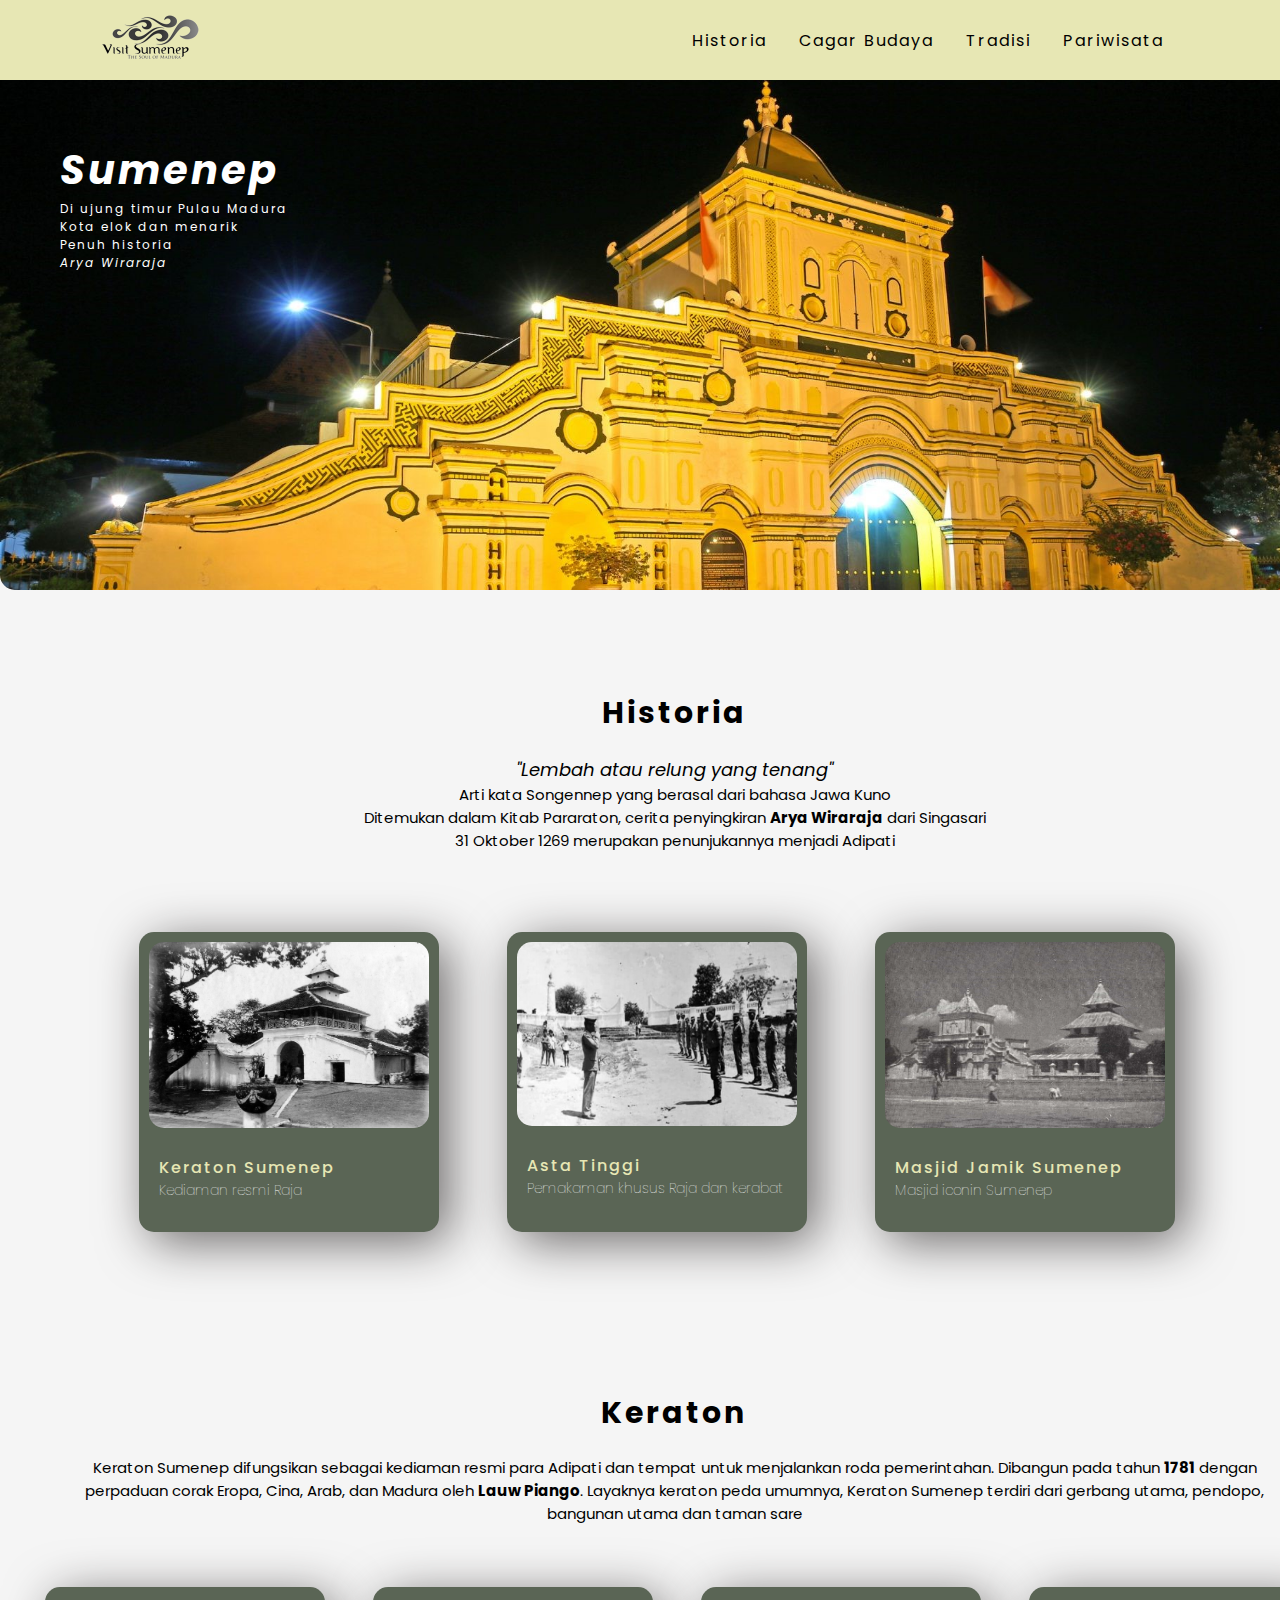
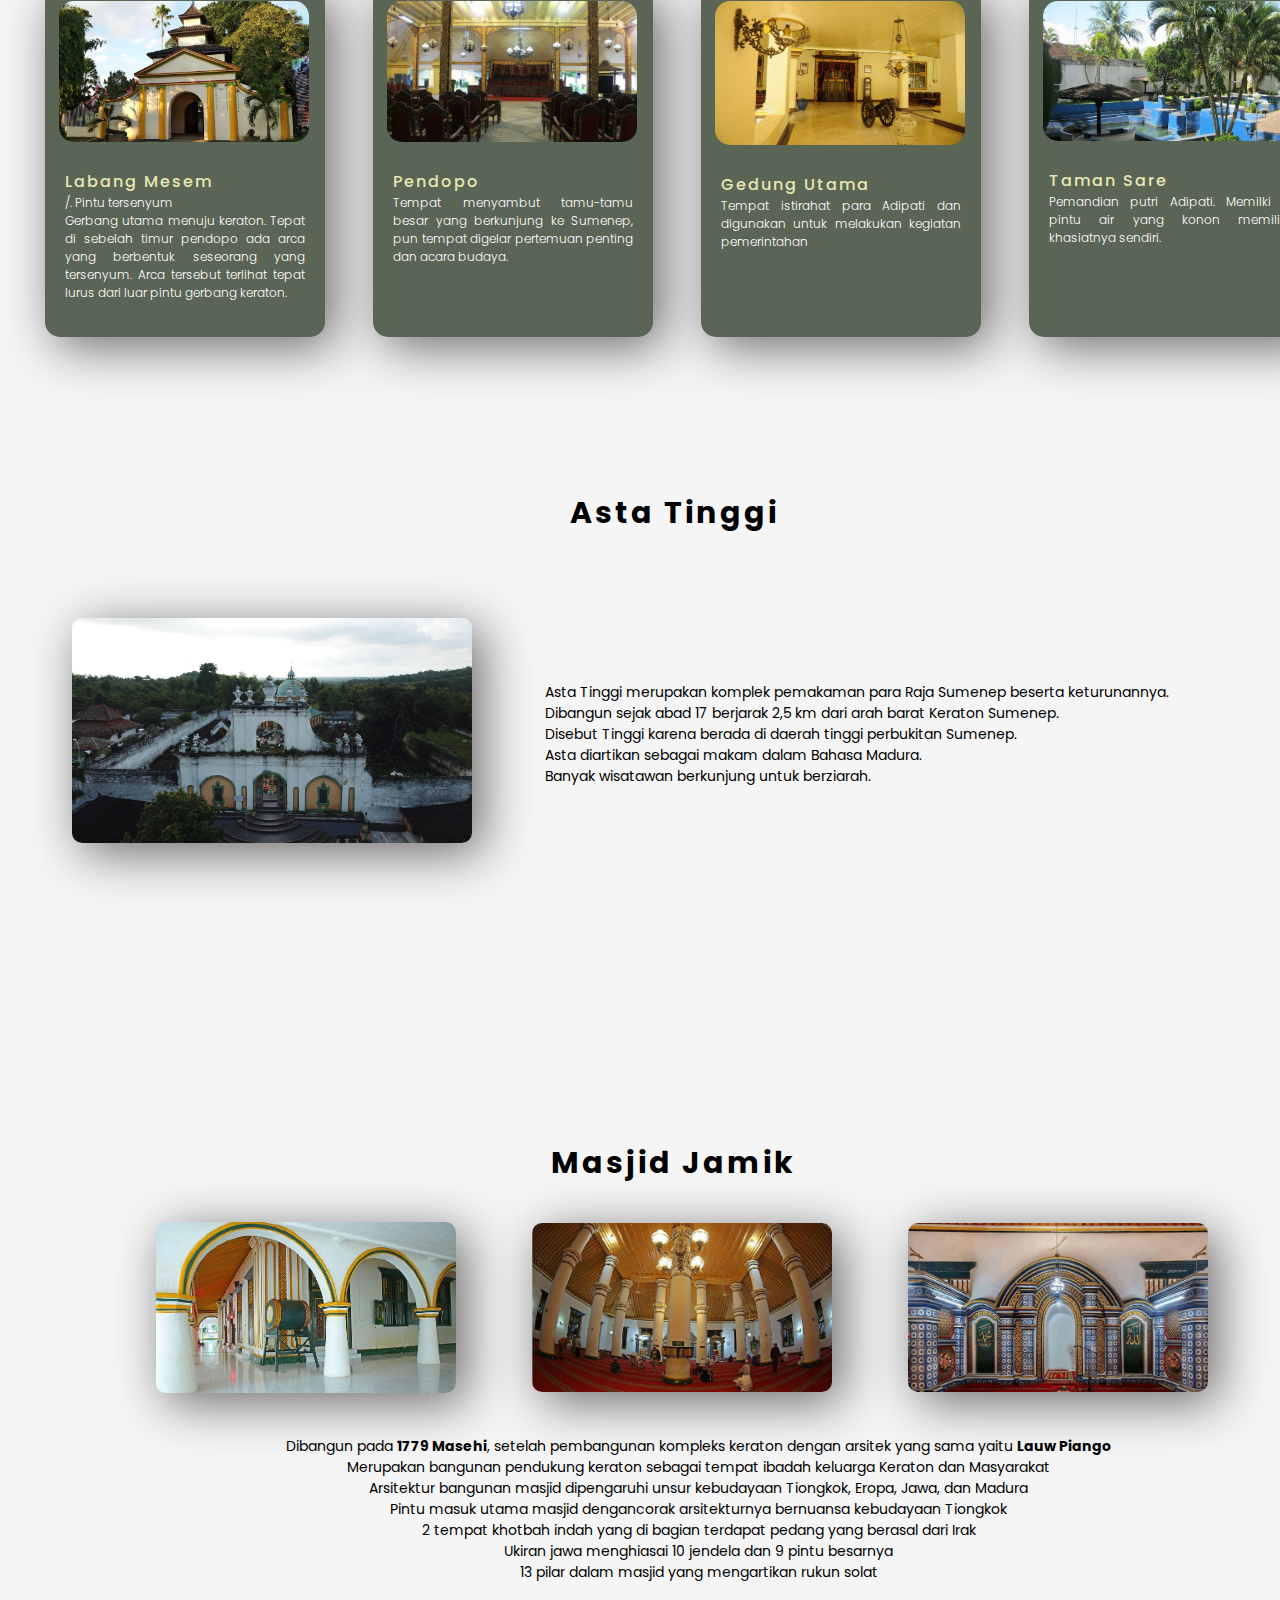
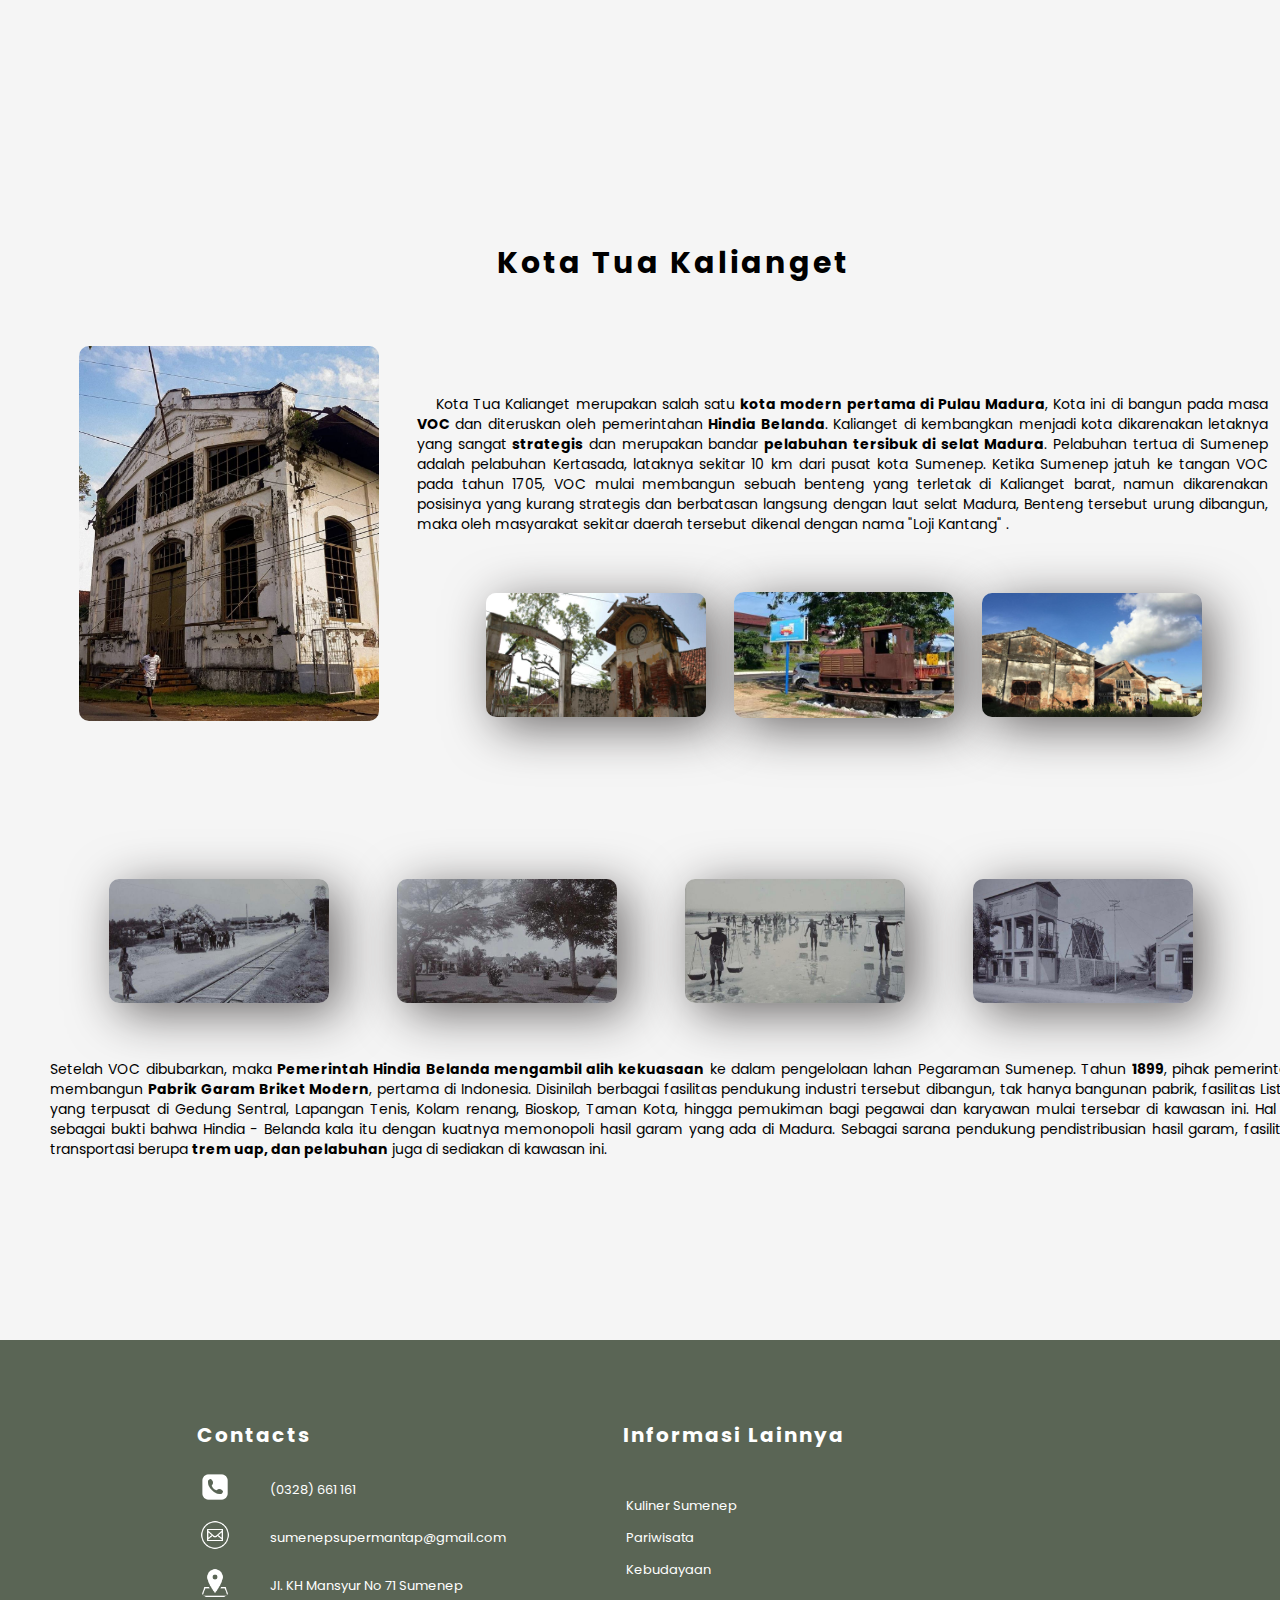
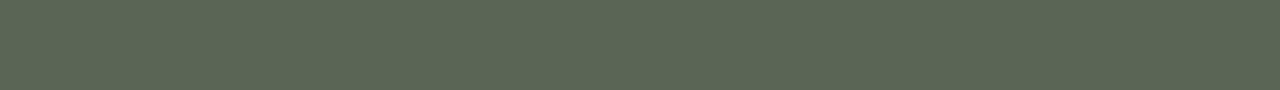
<file: index.html>
<!DOCTYPE html>
<html lang="en">
<head>
    <meta charset="UTF-8">
    <meta http-equiv="X-UA-Compatible" content="IE=edge">
    <meta name="viewport" content="width=device-width, initial-scale=1.0">
    <title>Website Sumenep</title>
    <link rel="stylesheet" href="uts2.css">
    <link rel="stylesheet" href="app2.js">
</head>
<body>
    <header>
            <a href="index.html" class="logo"><img src="soul3.png" width="100px"></a>
                <ul>
                    <div id="marker"></div>
                    <li><a href="#historia">Historia</a></li>
                    <li class="dropdown">
                            <a href="" class="dropbtn">Cagar Budaya</a>    
                            <div class="dropdown-content">
                                <a href="#keraton">Keraton</a>
                                <a href="#asta">Asta Tinggi</a>
                                <a href="#masjid">Masjid Jamik</a>
                                <a href="#kotatua">Kota Tua Kalianget</a>
                            </div>
                        </a>
                    </li>
                    <li class="dropdown">
                            <a href="utstradisi.html" class="dropbtn">Tradisi</a>    
                            <div class="dropdown-content">
                                <a href="utstradisi.html">Tidur berkasur Pasir</a>
                                <a href="utstradisi.html">Nyadhar</a>
                            </div>
                        </a>
                    </li>
                    <li class="dropdown">
                            <a href="utspariwisata.html" class="dropbtn">Pariwisata</a>    
                            <div class="dropdown-content">
                            </div>
                        </a>
                    </li>
                </div>
            </ul>
    </header>
    <section class="banner">
        <div class="content1">
            <div class=judul>
            <br>Sumenep
            </div>
            <div class="penjelas">
                Di ujung timur Pulau Madura<br>
                Kota elok dan menarik<br>
                Penuh historia<br>
                <i>Arya Wiraraja</i>
            </div>
        </div>

    </section>
    <div class="historia">
        <table class="table1">
            <tr>
                <div class="judulMenu">
                    <p id="historia">Historia</p>
                </div>
            </tr>
            <tr>
            <div class="isiHistoria">
                <div class="isiHist2">
                    <i>"Lembah atau relung yang tenang"</i><br>
                </div>
                Arti kata Songennep yang berasal dari bahasa Jawa Kuno<br> 
                Ditemukan dalam Kitab Pararaton, cerita penyingkiran <b>Arya Wiraraja</b> dari Singasari<br>
                31 Oktober 1269 merupakan penunjukannya menjadi Adipati
            </div>
            </tr>
            <tr>
                <td class="td">
                <div class="backimg">
                        <a href="#keraton">
                            <img class="imghs" src="keraton.jpg" width="280px" height="186px">
                        </a>
                    <div class="ketbackimg">
                        Keraton Sumenep
                    </div>
                    <div class="ket2backimg">
                        Kediaman resmi Raja
                    </div>
                </div>

                </td>
                <td class="td">
                    <div class="backimg">
                        <a href="#asta">
                            <img class="imghs" src="asta.jpg" width="280px">
                        </a>
                    <div class="ketbackimg">
                        Asta Tinggi
                    </div> 
                    <div class="ket2backimg">
                        Pemakaman khusus Raja dan kerabat
                    </div>
                </div>
                </td>
                <td class="td">
                    <div class="backimg">
                        <a href="#masjid">
                            <img  class="imghs" src="agungjamik.jpg" width="280px" height="186px">
                        </a>
                    
                    <div class="ketbackimg">
                    Masjid Jamik Sumenep
                    </div> 
                    <div class="ket2backimg">
                        Masjid iconin Sumenep
                    </div>
                    
                </div>
                </td>
            </tr>
        </table>
    </div>

        <!-- Keraton -->
    <div class="keraton">
        <div class="judulMenu">
            <p id="keraton">Keraton</p>
        </div>
        <div class="isiKeraton">
                Keraton Sumenep difungsikan sebagai kediaman resmi para Adipati dan tempat untuk menjalankan roda pemerintahan.
                Dibangun pada tahun <b>1781</b> dengan perpaduan corak Eropa, Cina, Arab, dan Madura oleh <b>Lauw Piango</b>.
                Layaknya keraton peda umumnya, Keraton Sumenep terdiri dari gerbang utama, pendopo, bangunan utama dan taman sare <br> 
        </div>
        <table class="tablekr">    
            <tr>
                
                <td>
                    <div class="backimgkr">
                        <a href="#keraton">
                            <img class="imgkr" src="lm.jpeg" width="250px">
                        </a>
                    <div class="ketbackimg">
                        Labang Mesem 
                    </div>
                    <div class="ket2backimgkr">
                        /. Pintu tersenyum <br>
                        Gerbang utama menuju keraton. Tepat di sebelah timur pendopo ada arca yang berbentuk seseorang 
                        yang tersenyum. Arca tersebut terlihat tepat lurus dari luar pintu gerbang keraton.
                    </div>
                </div>
                <td>
                    <div class="backimgkr">
                    <img class="imgkr" src="krt.jpg" width="250px">
                    <div class="ketbackimg">
                    Pendopo
                    </div> 
                    <div class="ket2backimgkr">
                        Tempat menyambut tamu-tamu besar yang berkunjung ke Sumenep, pun tempat digelar pertemuan penting dan acara budaya.
                    </div>
                    
                </div>

                </td>
                <td>
                    <div class="backimgkr">
                    <img class="imgkr" src="keraton2.jpg" width="250px" height="144px">
                    <div class="ketbackimg">
                        Gedung Utama
                    </div> 
                    <div class="ket2backimgkr">
                        Tempat istirahat para Adipati dan digunakan untuk melakukan kegiatan pemerintahan
                    </div>
                </div>
                </td>
                <td >
                    <div class="backimgkr">
                    <img class="imgkr" src="ts2.jpeg" width="250px">
                    <div class="ketbackimg">
                    Taman Sare
                    </div> 
                    <div class="ket2backimgkr">
                        Pemandian putri Adipati. Memilki 3 pintu air yang konon memiliki khasiatnya sendiri.
                    </div>
                    
                </div>
                </td>
            </tr>
        </table>
    </div>

    <div class="asta">
        <div class="judulMenu">
            <p id="asta">Asta Tinggi</p>
        </div>
        <table class="tableast">
            <tr>
                <td><img class="imgshadow" src="ast2.jpg" width="400px"></td>
                <td>
                    <div class="isiAsta">
                        Asta Tinggi merupakan komplek pemakaman para Raja Sumenep beserta keturunannya.<br>
                        Dibangun sejak abad 17 berjarak 2,5 km dari arah barat Keraton Sumenep.<br>
                        Disebut Tinggi karena berada di daerah tinggi perbukitan Sumenep.<br>
                        Asta diartikan sebagai makam dalam Bahasa Madura.<br>
                        Banyak wisatawan berkunjung untuk berziarah.
                    </div>
                </td>
            </tr>
            
        </table>
    </div>

    <div class="masjid">
        <div class="judulMenu">
            <p id="masjid">Masjid Jamik</p>
        </div>
        <table class="tablems">
                <tr>
                    <td class="tdms">
                        <img  class="imgshadow" src="ms1.jpeg" width="300px">
                    </td>
                    <td class="tdms">
                        <img   class="imgshadow" src="ms3.jpeg" width="300px" >
                    </td>
                    <td class="tdms">
                        <img   class="imgshadow" src="ms2.jpeg" width="300px">
                    </td>
                </tr>
        </table>
        <div class="penjelasMasjid">
            Dibangun pada <b>1779 Masehi</b>, setelah pembangunan kompleks keraton dengan arsitek yang sama yaitu <b>Lauw Piango</b><br>
            Merupakan bangunan pendukung keraton sebagai tempat ibadah keluarga Keraton dan Masyarakat<br>
            Arsitektur bangunan masjid dipengaruhi unsur kebudayaan Tiongkok, Eropa, Jawa, dan Madura<br>
            Pintu masuk utama masjid dengancorak arsitekturnya bernuansa kebudayaan Tiongkok<br>
            2 tempat khotbah indah yang di bagian terdapat pedang yang berasal dari Irak<br>
            Ukiran jawa menghiasai 10 jendela dan 9 pintu besarnya<br>
            13 pilar dalam masjid yang mengartikan rukun solat<br>

        </div>
    </div>

    <div class="kalianget">
        <div class="judulMenu">
            <p id="kotatua">Kota Tua Kalianget</p>
        </div>
        <table class="tablekalianget">
            <tr>
                <td class="tdkl"><img src="xanget1.jpg" width="300px"></td>
                <td class="tdkl2">
                    <br><br>
                        &emsp; Kota Tua Kalianget merupakan salah satu <b>kota modern pertama di Pulau Madura</b>, Kota ini di bangun pada masa <b>VOC</b> dan diteruskan oleh pemerintahan <b>Hindia Belanda</b>.
                        Kalianget di kembangkan menjadi kota dikarenakan letaknya yang sangat <b>strategis</b> dan merupakan bandar <b>pelabuhan tersibuk di selat Madura</b>. Pelabuhan tertua di Sumenep adalah pelabuhan Kertasada, lataknya sekitar 10 km dari pusat kota Sumenep. Ketika Sumenep jatuh ke tangan VOC pada tahun 1705, VOC mulai membangun sebuah benteng yang terletak di Kalianget barat, namun dikarenakan posisinya yang kurang strategis dan berbatasan langsung dengan laut selat Madura, Benteng tersebut urung dibangun, maka oleh masyarakat sekitar daerah tersebut dikenal dengan nama "Loji Kantang" .
                        
                    <table class="xanget2">
                        <tr >
                            <td class="tdkl3">
                                <img   class="imgshadow" src="xanget4.jpeg" width="220px">
                                
                            </td>
                            <td class="tdkl3">
                                <img class="imgshadow" src="xanget5.jpeg" width="220px">
                            </td>
                            <td class="tdkl3">
                                <img class="imgshadow" src="xanget9.jpeg" width="220px">
                            </td>
                        </tr>
                    </table>
                
                
                </td>
            </tr>
        </table>
        <table class="tablekalianget2">
            <tr>
                <td class="tdkl4"><img class="imgshadow" src="trem3.jpeg" width="220px"></td>
                <td class="tdkl4"><img  class="imgshadow" src="perum3.jpeg" width="220px"></td>
                <td class="tdkl4"><img class="imgshadow"  src="tambak3.jpeg" width="220px"></td>
                <td class="tdkl4"><img class="imgshadow"  src="pabrik3.jpeg" width="220px"></td>
            </tr>
        </table>
        <div class="penjelaskali2">
            Setelah VOC dibubarkan, maka <b>Pemerintah Hindia Belanda mengambil alih kekuasaan</b> ke dalam pengelolaan lahan Pegaraman Sumenep.
            Tahun <b>1899</b>, pihak pemerintah membangun <b>Pabrik Garam Briket Modern</b>, pertama di Indonesia. 
            Disinilah berbagai fasilitas pendukung industri tersebut dibangun, 
            tak hanya bangunan pabrik, fasilitas Listrik yang terpusat di Gedung Sentral, Lapangan Tenis, Kolam renang, Bioskop, Taman Kota, hingga pemukiman bagi pegawai dan karyawan mulai tersebar di kawasan ini. 
            Hal ini sebagai bukti bahwa Hindia - Belanda kala itu dengan kuatnya memonopoli hasil garam yang ada di Madura.
            Sebagai sarana pendukung pendistribusian hasil garam, fasilitas transportasi berupa <b>trem uap, dan pelabuhan</b> juga di sediakan di kawasan ini.
        </div>
                    

        
            
    
    </div>


    </div>
    <footer>
        <div class="ketFooter">
            <table class="tabelFt">
                <tr>
                    <td>
                        <div class="judulFt">Contacts</div>
                    </td>
                    <td>
                        <div class="judulFt"> Informasi Lainnya</div>
                    </td>
                </tr>
                <tr>
                    <td class="tdft">
                        <table>
                            <tr>
                                <td class="tdft"><img src="icons8-phone-50.png" width="30px"></td>
                                <td class="tdft"></td>
                                <td class="tdft">(0328) 661 161</td>
                            </tr>
                            <tr>
                                <td class="tdft"><img src="icons8-circled-envelope-50.png" width="30px"></td>
                                <td class="tdft"></td>
                                <td class="tdft">sumenepsupermantap@gmail.com</td>
                            </tr>
                            <tr>
                                <td class="tdft"><img src="icons8-address-50.png" width="30px"></td>
                                <td class="tdft"></td>
                                <td class="tdft">Jl. KH Mansyur No 71 Sumenep</td>
                            </tr>
                        </table>
                    </td>
                    <div class="judulFt">
                    <td class="tdft">
                        
                        <table>
                            <tr>
                                <td class="tdft">Kuliner Sumenep</td>
                            </tr>
                            <tr>
                                <td class="tdft">Pariwisata</td>
                            </tr>
                            <tr>
                                <td class="tdft">Kebudayaan</td>
                            </tr>
                        </table>
                    </td>
                </tr>
            </table>
        </div>
        
    </footer>
    
    <script src ="app2.js">

    </script>
</body>
</html>
</file>
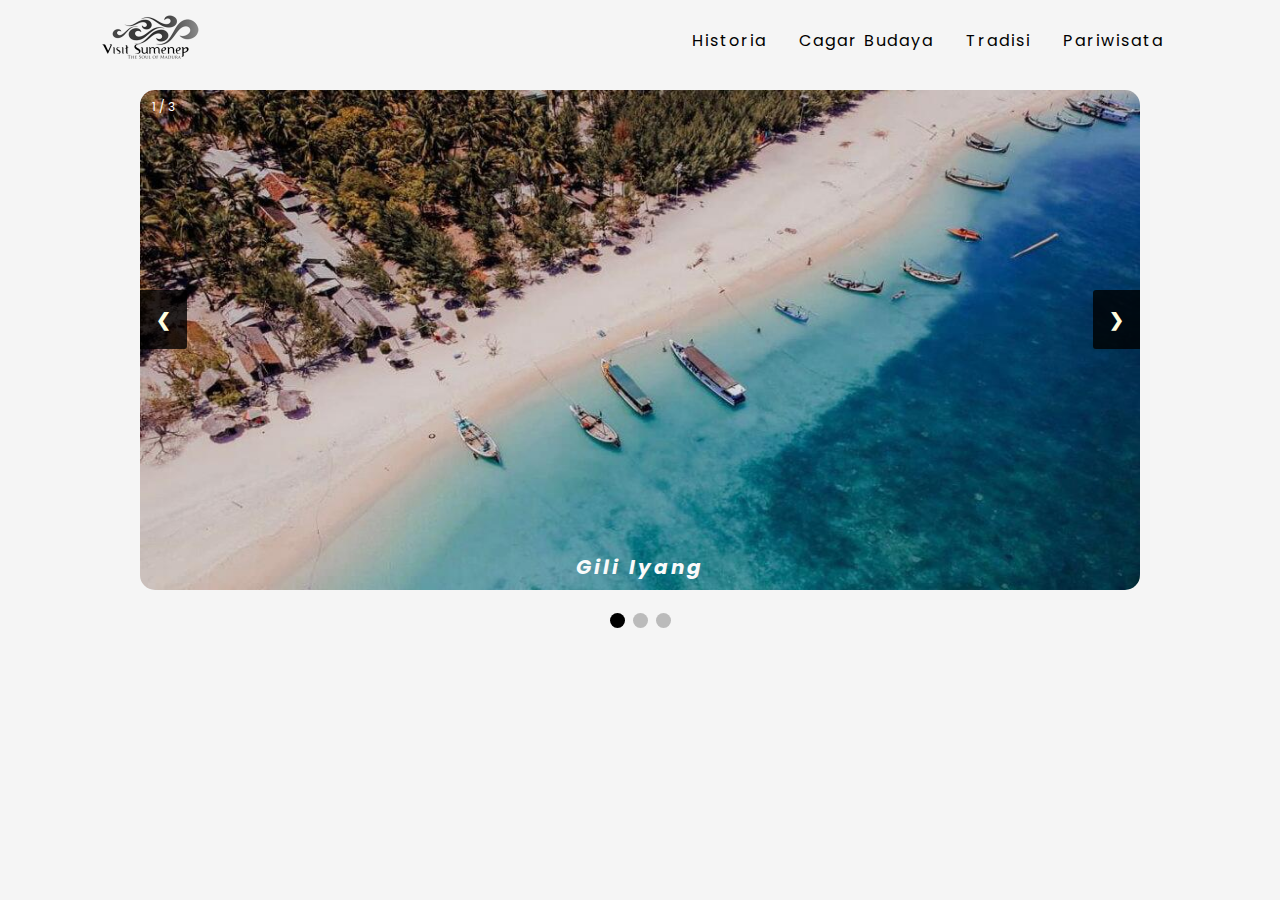
<file: utspariwisata.html>
<!DOCTYPE html>
<html lang="en">

<head>
    <meta charset="UTF-8">
    <meta http-equiv="X-UA-Compatible" content="IE=edge">
    <meta name="viewport" content="width=device-width, initial-scale=1.0">
    <title>Pariwisata</title>
    <link rel="stylesheet" href="utspariwisata.css">
    <link rel="stylesheet" href="app2.js">

</head>

<body>
    <header>
        <a href="index.html" class="logo"><img class="imglogo" src="soul3.png" width="100px"></a>
            <ul>
                <div id="marker"></div>
                <li><a href="index.html">Historia</a></li>
                <li>
                    <a href="index.html" class="dropbtn">Cagar Budaya</a>    
                </li>
                <li class="dropdown">
                        <a href="utstradisi.html" class="dropbtn">Tradisi</a>    
                        
                    </a>
                </li>
                <li class="dropdown">
                        <a href="" class="dropbtn">Pariwisata</a>    
                    </a>
                </li>
            </div>
        </ul>
</header>

    <div class="container">
        <div class="content-slide">
            <div class="imgslide fade">
                <div class="numberslide">1 / 3</div>
                <img class="img1" src="giliyang4.jpeg" alt="">
                <div class="text">Gili Iyang</div>
            </div>

            <div class="imgslide fade">
                <div class="numberslide">2 / 3</div>
                <img class="img1" src="p6.jpeg" alt="">
                <div class="text">Gili Labak</div>
            </div>

            <div class="imgslide fade">
                <div class="numberslide">3 / 3</div>
                <img  class="img1" src="topote.jpeg" alt="">
                <div class="text">Batu Putih</div>
            </div>

            <a class="prev" onClick="nextslide(-1)">&#10094;</a>
            <a class="next" onClick="nextslide(1)">&#10095;</a> 
        </div>

        <div class="page">
            <span class="dot" onClick="dotslide(1)"></span>
            <span class="dot" onClick="dotslide(2)"></span>
            <span class="dot" onClick="dotslide(3)"></span>
        </div>

    </div>
    <script src ="app2.js">
    </script>
    
</body>
</html>
</file>
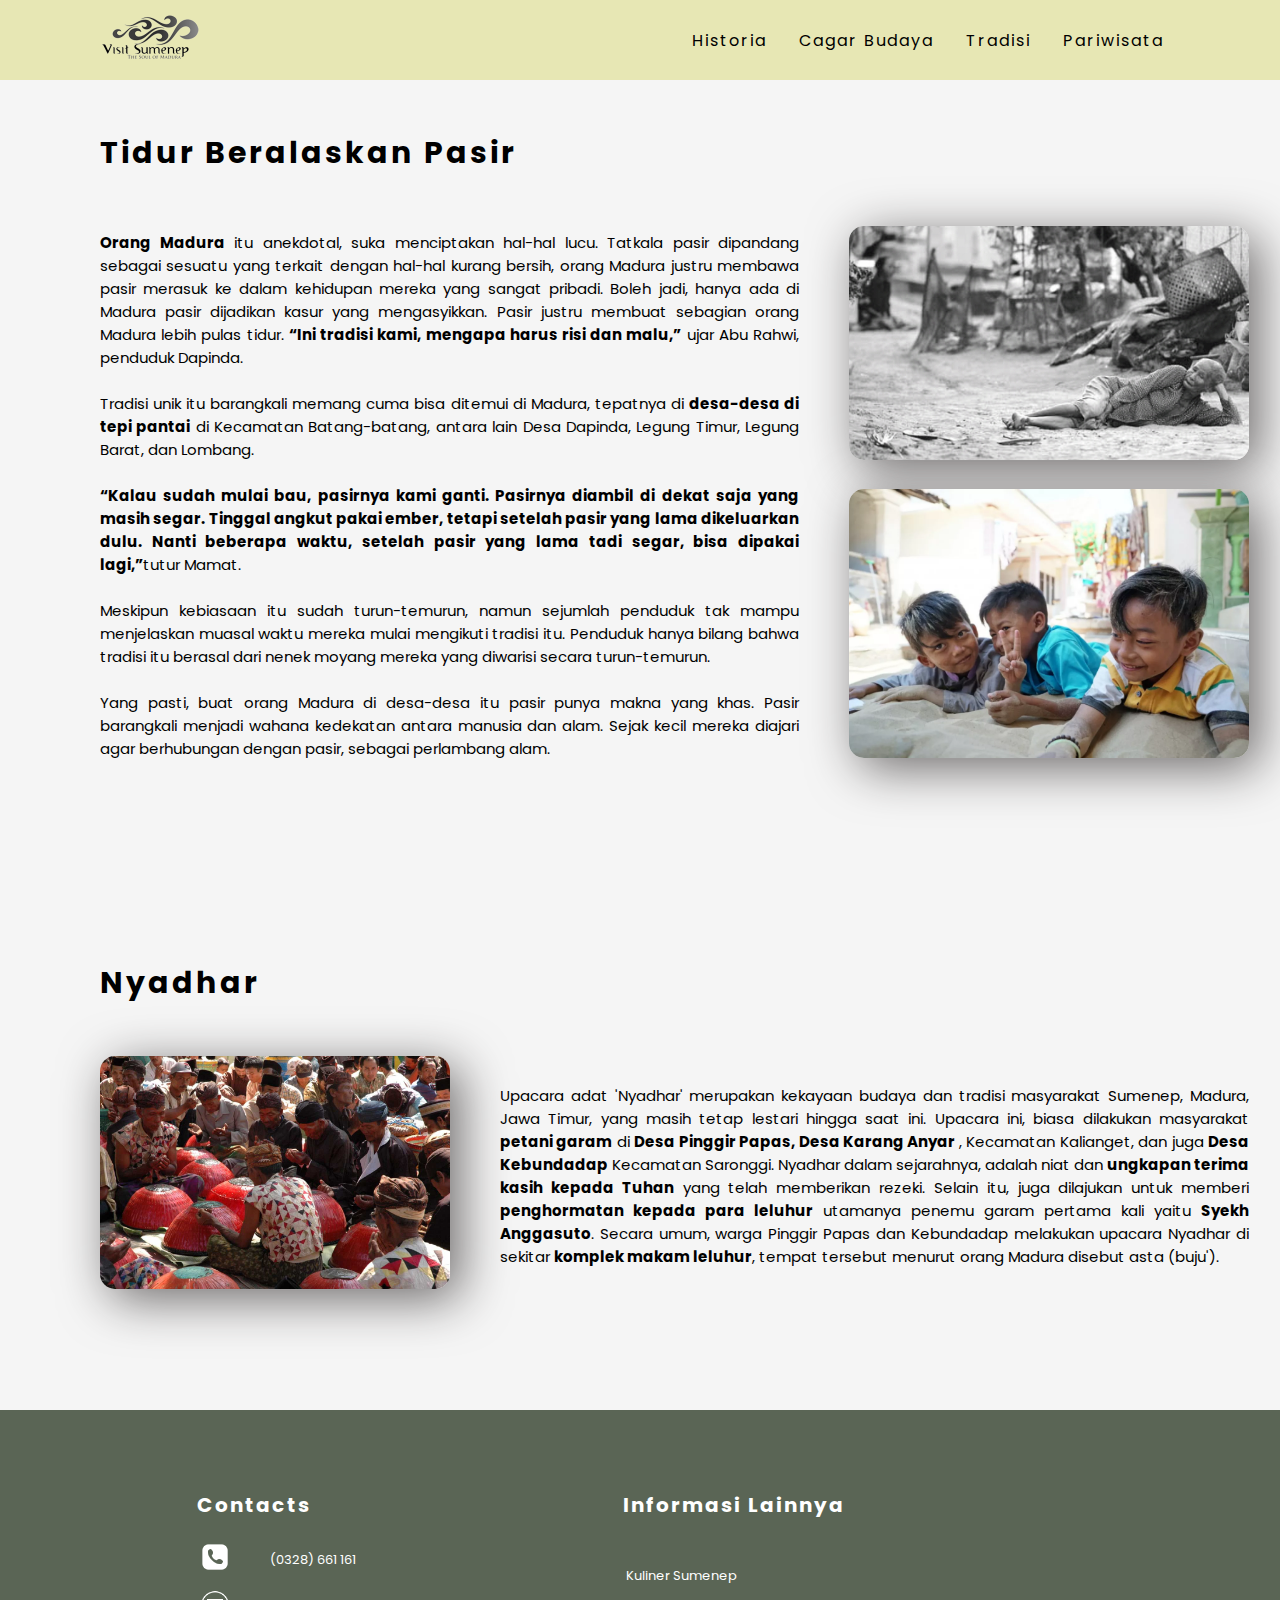
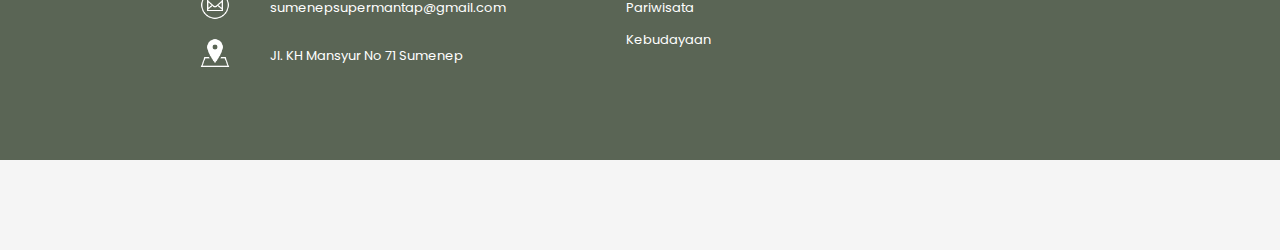
<file: utstradisi.html>
<!DOCTYPE html>
<html lang="en">
<head>
    <meta charset="UTF-8">
    <meta http-equiv="X-UA-Compatible" content="IE=edge">
    <meta name="viewport" content="width=device-width, initial-scale=1.0">
    <title>Tradisi</title>
    <link rel="stylesheet" href="utstradisi.css">
    <link rel="stylesheet" href="app2.js">
</head>
<body>
    <header>
        <a href="index.html" class="logo"><img class="imglogo" src="soul3.png" width="100px"></a>
            <ul>
                <div id="marker"></div>
                <li><a href="index.html">Historia</a></li>
                <li class="dropdown">
                        <a href="index.html" class="dropbtn">Cagar Budaya</a>    
                    </a>
                </li>
                <li class="dropdown">
                        <a href="#" class="dropbtn">Tradisi</a>    
                        <div class="dropdown-content">
                            <a href="#pasir">Tidur beralaskan Pasir</a>
                            <a href="#nyadhar">Nyadhar</a>
                        </div>
                    </a>
                </li>
                <li>
                        <a href="utspariwisata.html" class="dropbtn">Pariwisata</a>    
                    </a>
                </li>
            </div>
        </ul>
    </header>
    <div class="kotakpasir">
        <div class="content1_2">
            <div class=judultradisi>
                <p id="pasir"> Tidur Beralaskan Pasir</p>
           
            </div>
            <table class="tablepasir">
                <tr>
                    <td class="tdpasir">
                        <b>Orang Madura</b> itu anekdotal, suka menciptakan hal-hal lucu. Tatkala pasir dipandang sebagai sesuatu yang terkait dengan hal-hal kurang bersih, orang Madura justru membawa pasir merasuk ke dalam kehidupan mereka yang sangat pribadi.
                        Boleh jadi, hanya ada di Madura pasir dijadikan kasur yang mengasyikkan. Pasir justru membuat sebagian orang Madura lebih pulas tidur. <b>“Ini tradisi kami, mengapa harus risi dan malu,”</b> ujar Abu Rahwi, penduduk Dapinda.
                    
                        <br><br>
                        Tradisi unik itu barangkali memang cuma bisa ditemui di Madura, tepatnya di <b>desa-desa di tepi pantai</b> di Kecamatan Batang-batang, antara lain Desa Dapinda, Legung Timur, Legung Barat, dan Lombang.
                    
                        <br><br>
                        <b>“Kalau sudah mulai bau, pasirnya kami ganti. Pasirnya diambil di dekat saja yang masih segar. Tinggal angkut pakai ember, tetapi setelah pasir yang lama dikeluarkan dulu. Nanti beberapa waktu, setelah pasir yang lama tadi segar, bisa dipakai lagi,”</b>tutur Mamat.

                        <br><br>
                        Meskipun kebiasaan itu sudah turun-temurun, namun sejumlah penduduk tak mampu menjelaskan muasal waktu mereka mulai mengikuti tradisi itu. Penduduk hanya bilang bahwa tradisi itu berasal dari nenek moyang mereka yang diwarisi secara turun-temurun.
                        <br><br>
                        Yang pasti, buat orang Madura di desa-desa itu pasir punya makna yang khas. Pasir barangkali menjadi wahana kedekatan antara manusia dan alam. Sejak kecil mereka diajari agar berhubungan dengan pasir, sebagai perlambang alam.
                    </td>
                    <td class="tdpasir">
                        <img class="img1" src="pasir3.jpg" width="400px">
                        <br><br>
                        <img class="img1" src="pasir2.jpg" width="400px">
                    
                    </td>
                </tr>
            </table>
        </div>
    </div>
    <div class="kotaknyadhar">
        <div class=judultradisi>
            <p id="nyadhar"> Nyadhar</p>
        </div>
        <table class="tablepasir">
            <tr>
                <td class="tdpasir">
                    <img class="img1" src="nyadar1.jpg" width="350px">
                </td>
                <td>
                    Upacara adat 'Nyadhar' merupakan kekayaan budaya dan tradisi masyarakat Sumenep, Madura, Jawa Timur, yang masih tetap lestari hingga saat ini.

                    Upacara ini, biasa dilakukan masyarakat <b>petani garam</b> di <b>Desa Pinggir Papas, Desa Karang Anyar </b>, Kecamatan Kalianget, dan juga <b>Desa Kebundadap</b> Kecamatan Saronggi.

                    Nyadhar dalam sejarahnya, adalah niat dan <b>ungkapan terima kasih kepada Tuhan</b> yang telah memberikan rezeki. Selain itu, juga dilajukan untuk memberi <b>penghormatan kepada para leluhur</b> utamanya penemu garam pertama kali yaitu <b>Syekh Anggasuto</b>.

                    Secara umum, warga Pinggir Papas dan Kebundadap melakukan upacara Nyadhar di sekitar <b>komplek makam leluhur</b>, tempat tersebut menurut orang Madura disebut asta (buju').
                </td>
            </tr>
        </table>


    </div>
    <footer>
        <div class="ketFooter">
            <!-- <div class="judulFt">
                Contacts
            </div> -->
            <table class="tabelFt">
                <tr>
                    <td>
                        <div class="judulFt">Contacts</div>
                    </td>
                    <td>
                        <div class="judulFt"> Informasi Lainnya</div>
                    </td>
                </tr>
                <tr>
                    <td class="tdft">
                        <table>
                            <tr>
                                <td class="tdft"><img src="icons8-phone-50.png" width="30px"></td>
                                <td class="tdft"></td>
                                <td class="tdft">(0328) 661 161</td>
                            </tr>
                            <tr>
                                <td class="tdft"><img src="icons8-circled-envelope-50.png" width="30px"></td>
                                <td class="tdft"></td>
                                <td class="tdft">sumenepsupermantap@gmail.com</td>
                            </tr>
                            <tr>
                                <td class="tdft"><img src="icons8-address-50.png" width="30px"></td>
                                <td class="tdft"></td>
                                <td class="tdft">Jl. KH Mansyur No 71 Sumenep</td>
                            </tr>
                        </table>
                    </td>
                    <div class="judulFt">
                    <td class="tdft">
                        
                        <table>
                            <tr>
                                <td class="tdft">Kuliner Sumenep</td>
                            </tr>
                            <tr>
                                <td class="tdft">Pariwisata</td>
                            </tr>
                            <tr>
                                <td class="tdft">Kebudayaan</td>
                            </tr>
                        </table>
                    </td>
                </tr>
            </table>
        </div>
        
    </footer>
    
       

    <script src ="app2.js"></script>
</body>
</html>
</file>
<file: uts2.css>
@import url('https://fonts.googleapis.com/css2?family=Poppins:ital,wght@0,100;0,200;0,300;0,400;0,500;0,600;0,700;0,800;0,900;1,100;1,200;1,300;1,400;1,500;1,600;1,700;1,800;1,900&display=swap');

*{
    margin: 0;
    padding: 0;
    box-sizing: border-box;
    font-family: 'Poppins', sans-serif;
}
body{
    background: whitesmoke;
    min-height: 200vh;
}
header{
    position: fixed;
    top: 0;
    left:0;
    width: 100%;
    height: 80px;
    display: flex;
    justify-content: space-between;
    align-items: center;
    transition: 0.6s;
    z-index: inherit;
    padding: 4px 100px;
    background-color: rgb(231, 231, 180);
}
/* perubahan buat abis scroll */
header.sticky{
    padding: 5px 100px;
    background: whitesmoke;
}
header .logo{
    position: relative;
    filter: grayscale(100);
    font-weight: 700;
    color: black;
    text-decoration: none;
    letter-spacing: 2px;
    transition: 0.6s;
}
header ul{
    position: relative;

    justify-content: center;
    align-items: center;
}
header ul li {
    position: relative;
    list-style: none;
}

header ul li a {
    position: relative;
    text-decoration: none;
    color: black;
    letter-spacing: 2px;
    font-weight: 500px;
    transition: 0.6s;
}

li {
    float: left;
}

li a, .dropbtn {
    display: inline-block;
    color: black;
    text-align: center;
    padding: 14px 16px;
    text-decoration: none;
}

li a:hover, .dropdown:hover .dropbtn {
    background-color: rgb(231, 231, 141);
    border-radius: 15px;
}

li.dropdown {
    display: inline-block;
}
.dropdown-content {
    display: none;
    position: absolute;
    background-color: #f9f9f9;
    box-shadow: 0px 8px 16px 0px rgba(0,0,0,0.2);
    z-index: 1;
    border-radius: 13px;
    font-size: 15px;
    width: max-content;
}

.dropdown-content a {
    color: black;
    padding: 12px 16px;
    text-decoration: none;
    display: block;
    text-align: left;
}
.dropdown-content a:hover {
    background-color: #f1f1f1;
}
  .dropdown:hover .dropdown-content {
    display: block;
  }
.section1{
    position: relative;
    width: 100%;
    height: 100vh;
    background-color: whitesmoke;
    border: 1px solid black;
}
header.sticky .logo,
header.sticky ul li a{
    color: #000;
}
.backcontent1{
    border: 1px solid black;
    width: 1200px;
    height:510px;
    background-color: rgb(231, 231, 180);
    /* background-color: yellow; */
    margin-left: 100px;
    margin-right: 80px;
    padding-top: 50px;
    border-radius: 0px 0px 15px 15px ;
    align-items: center;

}
.content1{
    width: 1349px;
    height: 510px;
    /* border: 1px solid black; */
    background: url('masjid4.jpg')no-repeat center center/cover;
    text-align: center;
    color: white;
    border-radius: 0px 0px 15px 15px ;
    /* margin-left: 75px;
    margin-right: 75px; */
    margin-top: 80px;
}
header.sticky .logo,
header.sticky ul li a{
    color: #000;
}
.judul{
    text-align: left;
    color: white;
    font-size: 40px;
    letter-spacing: 3px;
    font-weight: bold;
    font-style: italic;
    padding-left: 60px;
    text-align: left;
}
.penjelas{
    text-align: left;
    color: white;
    font-size: 12px;
    letter-spacing: 2px;
    padding-left: 60px;
}

.historia{
    width: 1349px;
    height: 700px;
    border-radius: 10px;
    /* border: 1px solid black; */
}
#historia{
    color: black;
    padding-top: 100px;
}
#asta{
    color: black;
    padding-top: 100px;
}
#keraton{
    color: black;
    padding-top: 100px;
    
}
#masjid{
    color: black;
    padding-top: 100px;
}
#kotatua{
    color: black;
    padding-top: 100px;
}
.judulMenu{
    /* border: 1px solid black; */
    text-align: center;
    font-size: 30px;
    letter-spacing: 3px;
    font-weight: bolder;
}
.isiHistoria{
    /* font-size: 14px;
    margin-top: 30px;
    margin-left: 80px;
    margin-right: 80px; */
    /* border: 1px solid black; */
    padding-top: 20px;
    padding-bottom: 10px;
    font-size: 15px;
    margin-left: 80px;
    margin-right: 80px;
    text-align: center;
    /* border: 1px solid black; */
}
.isiHist2{
    font-size: 18px;
}
.imghs{
    border-radius: 15px;
    margin-top: 10px;
    margin-left: 10px;
}
.table1{
    border-collapse: separate;
    /* border: 1px solid black; */
    border-spacing: 50px 0;
    margin-top: 30px;
    padding-top: 30px;
    padding-bottom: 30px;
    padding-left: 80px;
    padding-right: 80px;
    /* border: 1px solid black; */
}

/* tr{
    border: 1px solid black;
} */
.td{
    /* border: 1px solid black; */
    padding-top: 10px;
    padding-bottom: 25px;
    padding-right: 9px;
    padding-left: 9px;
}
.backimg{
    background-color: rgb(90, 101, 85);
    border-radius: 15px;
    height: 300px;
    width: 300px;
    box-shadow: 10px 10px 50px rgb(108, 105, 105);
    
}
.ketbackimg{
    color: rgb(231, 231, 180);
    font-size: 16px;
    text-align: left;
    font-style: normal;
    padding-left: 20px;
    padding-top: 20px;
    font-weight: 500;
    letter-spacing: 2px;
    
}
.ket2backimg{
    color: white;
    font-size: 14px;
    text-align: left;
    font-weight: 100;
    padding-left: 20px;
    padding-right: 20px;
}

.keraton{
    width: 1349px;
    height: 700px;
    /* border: 1px solid black; */
    border-radius: 10px;
    
}
#keraton{
    color: black;
    padding-top: 100px;
    
}
.isiKeraton{
    padding-top: 20px;
    padding-bottom: 20px;
    font-size: 15px;
    margin-left: 80px;
    margin-right: 80px;
    text-align: center;
    /* border: 1px solid black; */
}
li{
    list-style: none;
}
.backimgkr{
    background-color: rgb(90, 101, 85);
    border-radius: 15px;
    height: 350px;
    width: 280px;
    margin-left: 18px;
    margin-right: 18px;
    box-shadow: 10px 10px 50px rgb(108, 105, 105);
}
.imgkr{
    border-radius: 15px;
    margin-top: 14px;
    margin-left: 14px;
    margin-right: 11px;
}
.tablekr{
    /* border: 1px solid black; */
    margin-top: 40px;
    /*padding-bottom: 10px; */
    width: 1349px;
    padding-left: 25px;
    padding-right: 10px;
}
.tdkr{
    border: 1px solid black;
    padding-left: 50px;
    /* padding-top: 10px;
    padding-bottom: 10px; */
    /* padding-right: 5px;
    padding-left: 5px; */
    /* margin-left: 50px; */
}
.ketbackimgkr{
    /* color: rgb(231, 231, 180); */
    font-size: 16px;
    text-align: left;
    font-style: normal;
    padding-left: 20px;
    padding-top: 20px;
    font-weight: 500;
    letter-spacing: 2px;
}
.ket2backimgkr{
    color: white;
    font-size: 12px;
    text-align: left;
    font-weight: 350;
    margin-left: 20px;
    margin-right: 20px;
    text-align: justify;
}
.asta{
    width: 1349px;
    height: 650px;
    border-radius: 15px;
    /* border: 1px solid black; */

}
.tableast{
    /* border: 1px solid black; */
    width: 1200px;
    height: 200px;
    margin-left: 70px;
    margin-right: 50px;
    margin-top: 80px;
    /* background-color: whitesmoke; */
    /* border: 1px solid black; */
    /* background: url('ast.jpg')no-repeat center center/cover; */
    color: black;
    border-radius:15px ;

}
.isiAsta{
    margin-left: 30px;
    margin-right: 30px;
    font-size: 14px;
    text-align: left;
    font-weight: normal;
}
img{
    border-radius: 10px;
}

.masjid{
    width: 1347px;
    height: 700px;
    /* border: 1px solid black; */
    padding-bottom: 100px;
}
.isiMasjid{
    padding-top: 70px;
    font-size: 14px;
    font-weight: normal;
}
.tablems{
    border-spacing: 30px 0;
    border-collapse: separate;  
    /* border: 1px solid black; */
    border-spacing: 36px;
    margin-left: 20px;
    margin-right: 20px;
    padding-left: 80px;
    padding-right: 50px;
     /* background-color: rgb(90, 101, 85); */
} 
.tdms{
    /* border: 1px solid black; */
    margin-left: 30px;
    margin-right: 30px;
    padding-left: 20px;
    padding-right: 20px;
}    
.viewmasjid{
    text-align: center;
    font-size: 18px;
}
.penjelasMasjid{
    text-align: center;
    margin-left: 150px;
    margin-right: 100px;
    font-size: 14px;
    font-weight: normal;
}
.kalianget{
    width: 1347px;
    height: 1200px;
    /* border: 1px solid black; */
    padding-bottom: 100px;
    text-align: justify;
    font-size: 14px;
    ;
}
.imgkalianget{
    border-radius: 1px solid black;
}
.tablekalianget{
    border-collapse: separate;
    /* border: 1px solid black; */
    border-spacing: 20px 0;
    padding-left: 50px;
    padding-top: 50px;
    padding-bottom: 50px;
    padding-right: 50px;
     /* background-color: rgb(90, 101, 85); */
    line-height: 20px;
}

.tablekalianget2{
    border-collapse: separate;
    /* border: 1px solid black; */
    border-spacing: 50px 0;
    padding-left: 50px;
    padding-top: 50px;
    padding-bottom: 50px;
    padding-right: 50px;
     /* background-color: rgb(90, 101, 85); */
    
}
.penjelasKalianget{
    /* border: 1px solid black; */
    text-align: right;
}

/* .table1{
    border-collapse: separate;
    /* border: 1px solid black; 
    border-spacing: 50px 0;
    margin-top: 30px;
    padding-top: 30px;
    padding-bottom: 30px;
    padding-left: 80px;
    padding-right: 80px;
    /* border: 1px solid black; 
} */

/* tr{
    border: 1px solid black;
} */
.tdkl{
    /* border: 1px solid black;  */
    margin-left: 50px;
    padding-top: 10px;
    padding-bottom: 25px;
    padding-right: 9px;
    padding-left: 9px;
}

.tdkl2{
    /* border: 1px solid black;  */
    margin-left: 50px;
    padding-right: 9px;
    padding-left: 9px;
    line-height: 20px;
}

.xanget2{
    border-collapse: separate;
    /* border: 1px solid black;  */
    border-spacing: 10px 0;
    padding-bottom: 10px;
    margin-top: 30px;
    margin-bottom: 0px;
    margin-left: 50px;
    
    /* border: 1px solid black;*/ 
}
.imgshadow{
    box-shadow: 10px 10px 50px rgb(108, 105, 105);
}
.tdkl3{
    /* border: 1px solid black;  */
    margin-left: 20px;
    padding-right: 9px;
    padding-left: 9px;
    margin-top: 50px;
    padding-top: 28px;
    /* box-shadow: 10px 10px 50px rgb(108, 105, 105); */
}
.tdkl4{
    /* border: 1px solid black;  */
    margin-left: 20px;
    padding-right: 9px;
    padding-left: 9px;
    margin-top: 50px;
    padding-top: 28px;
    /* box-shadow: 10px 10px 50px rgb(108, 105, 105); */
}
.penjelaskali2{
    /* border: 1px solid black; */
    padding-left: 50px;
    padding-right: 50px;
    line-height: 20px;
    text-align: justify;
}

footer{
    width: 1349px;
    height: 350px;
    background-color: rgb(90, 101, 85);
    padding-top: 80px;
    padding-bottom: 50px;
}
.ketFooter{
    margin-bottom: 50px;
    margin-left: 50px;
    margin-right: 50px;
    padding-left: 50px;
    /* border: 1px solid black; */
    width: 1200px;
    height: 500;
    border-radius: 10px;
    padding-bottom: 50px;

}
.tabelFt{
    border-spacing: 80px 0;
    border-collapse: separate; 
    /* border: 1px solid black; */

    padding-bottom: 25px;
}
.tdft{
    /* border: 1px solid black; */
    padding-top: 10px;
    padding-right: 9px;
    padding-left: 9px;
    font-size: 13px;
    color: white;
}

.judulFt{
    font-weight: bolder;
    font-size: 20px;
    color: white;
    text-shadow:rgb(231, 231, 180);
    letter-spacing: 2px;
    padding-left: 17px;
}
</file>
<file: utspariwisata.css>
@import url('https://fonts.googleapis.com/css2?family=Poppins:ital,wght@0,100;0,200;0,300;0,400;0,500;0,600;0,700;0,800;0,900;1,100;1,200;1,300;1,400;1,500;1,600;1,700;1,800;1,900&display=swap');

*{
    margin: 0;
    padding: 0;
    box-sizing: border-box;
    font-family: 'Poppins', sans-serif;
}
body{
    background: whitesmoke;
    height: 300px;
}
header{
    position: fixed;
    top: 0;
    left:0;
    width: 100%;
    height: 80px;
    display: flex;
    justify-content: space-between;
    align-items: center;
    transition: 0.6s;
    z-index: inherit;
    padding: 4px 100px;
    /* background-color: rgb(231, 231, 180); */
    background-color: whitesmoke;
}
/* perubahan buat abis scroll */
header.sticky{
    padding: 5px 100px;
    background: whitesmoke;
}
header .logo{
    position: relative;
    filter: grayscale(100);
    font-weight: 700;
    color: black;
    text-decoration: none;
    letter-spacing: 2px;
    transition: 0.6s;
}
header ul{
    position: relative;

    justify-content: center;
    align-items: center;
}
header ul li {
    position: relative;
    list-style: none;
}

header ul li a {
    position: relative;
    text-decoration: none;
    color: black;
    letter-spacing: 2px;
    font-weight: 500px;
    transition: 0.6s;
}

li {
    float: left;
}

li a, .dropbtn {
    display: inline-block;
    color: black;
    text-align: center;
    padding: 14px 16px;
    text-decoration: none;
}

li a:hover, .dropdown:hover .dropbtn {
    background-color: rgb(231, 231, 141);
    border-radius: 15px;
}

li.dropdown {
    display: inline-block;
}
.dropdown-content {
    display: none;
    position: absolute;
    background-color: #f9f9f9;
    box-shadow: 0px 8px 16px 0px rgba(0,0,0,0.2);
    z-index: 1;
    border-radius: 13px;
    font-size: 15px;
    width: max-content;
}

.dropdown-content a {
    color: black;
    padding: 12px 16px;
    text-decoration: none;
    display: block;
    text-align: left;
}
.dropdown-content a:hover {
    background-color: #f1f1f1;
}
.dropdown:hover .dropdown-content {
    display: block;
}

.section1{
    width: 100%;
    height: 100vh;
    background-color: whitesmoke;
    border: 1px solid black;
}
header.sticky .logo,
header.sticky ul li a{
    color: #000;
}
header.sticky .logo,
header.sticky ul li a{
    color: #000;
}

.container {
    background-color: whitesmoke;
    margin-top: 90px;
    padding-bottom: 100px;
    height: 500px;
}
/* Slideshow container */
.content-slide {
    max-width: 1000px;
    position: relative;
    margin: auto;
}

.imgslide {
    display:flex;
}

.img1 {
    vertical-align: middle;
    width: 1000px;
    height: 500px;
    /* width:100%;height: 450px; */

    border-radius: 15px;
}

.prev,
.next {
    cursor: pointer;
    position: absolute;
    top: 40%;
    width: auto;
    padding: 16px;
    color: rgb(255, 254, 224);
    font-weight: bold;
    font-size: 18px;
    transition: 0.6s ease;
    border-radius: 0 3px 3px 0;
    user-select: none;
    background-color: rgba(0, 0, 0, 0.8); 
}

.next {
    right: 0;
    border-radius: 3px 0 0 3px;
}

.pre:hover,
.next:hover {
    background-color: rgba(255, 255, 255, 0.8);
    color: rgb(0, 0, 0);
}

.text {
    color: #fafafa;
    font-size: 20px;
    font-weight: bolder;
    font-style: italic;
    letter-spacing: 3px;
    text-shadow: #000;
    padding: 8px 12px;
    position: absolute;
    bottom: 0;
    width: 100%;
    text-align: center;
}

.content-slide .numberslide {
    color: #ffffff;
    font-size: 12px;
    padding: 8px 12px;
    position: absolute;
    top: 0;
}

/* resposive */

@media screen and (max-width: 800px) {

    .content-slide {
        padding: 8px 50px 12px 50px;
    }

    .next {
        right: 50px;
        border-radius: 3px 0 0 3px;
    }
    
}

.fade {
    -webkit-animation-name: fade;
    -webkit-animation-duration: 1.5s;
    animation-name: fade;
    animation-duration: 1.5s;
}

@-webkit-keyframes fade {
    from {
        opacity: .4;
    }

    to {
        opacity: 1;
    }
}

@keyframes fade {
    from {
        opacity: .4;
    }    
    to {
        opacity: 1;
    }
}

.container .page {
    text-align: center;
    padding-top: 20px;
}

.page .dot {
    cursor: pointer;
    height: 15px;
    width: 15px;
    margin: 0 2px;
    background-color: #bbb;
    display: inline-block;
    transition: background-color 0.6s ease;
    border-radius: 50%;
}

.page .active,
.page .dot:hover {
    background-color: black;
}
</file>
<file: utstradisi.css>
@import url('https://fonts.googleapis.com/css2?family=Poppins:ital,wght@0,100;0,200;0,300;0,400;0,500;0,600;0,700;0,800;0,900;1,100;1,200;1,300;1,400;1,500;1,600;1,700;1,800;1,900&display=swap');

*{
    margin: 0;
    padding: 0;
    box-sizing: border-box;
    font-family: 'Poppins', sans-serif;
}
body{
    background: whitesmoke;
    min-height: 200vh;
}
header{
    position: fixed;
    top: 0;
    left:0;
    width: 100%;
    height: 80px;
    display: flex;
    justify-content: space-between;
    align-items: center;
    transition: 0.6s;
    z-index: inherit;
    padding: 4px 100px;
    background-color: rgb(231, 231, 180);
}
/* perubahan buat abis scroll */
header.sticky{
    padding: 5px 100px;
    background: whitesmoke;
}
header .logo{
    position: relative;
    filter: grayscale(100);
    font-weight: 700;
    color: black;
    text-decoration: none;
    letter-spacing: 2px;
    transition: 0.6s;
}
header ul{
    position: relative;

    justify-content: center;
    align-items: center;
}
header ul li {
    position: relative;
    list-style: none;
}

header ul li a {
    position: relative;
    text-decoration: none;
    color: black;
    letter-spacing: 2px;
    font-weight: 500px;
    transition: 0.6s;
}

li {
    float: left;
}

li a, .dropbtn {
    display: inline-block;
    color: black;
    text-align: center;
    padding: 14px 16px;
    text-decoration: none;
}

li a:hover, .dropdown:hover .dropbtn {
    background-color: rgb(231, 231, 141);
    border-radius: 15px;
}

li.dropdown {
    display: inline-block;
}
.dropdown-content {
    display: none;
    position: absolute;
    background-color: #f9f9f9;
    box-shadow: 0px 8px 16px 0px rgba(0,0,0,0.2);
    z-index: 1;
    border-radius: 13px;
    font-size: 15px;
    width: max-content;
}

.dropdown-content a {
    color: black;
    padding: 12px 16px;
    text-decoration: none;
    display: block;
    text-align: left;
}
.dropdown-content a:hover {
    background-color: #f1f1f1;
}
  .dropdown:hover .dropdown-content {
    display: block;
  }

.section1{
    width: 100%;
    height: 100vh;
    background-color: whitesmoke;
    border: 1px solid black;
}
header.sticky .logo,
header.sticky ul li a{
    color: #000;
}
header.sticky .logo,
header.sticky ul li a{
    color: #000;
}
#nyadhar, #pasir{
    color: black;
    padding-top: 80px;
}
.kotakpasir{
    width: 1349px;
    height: 800px;
    border-radius: 10px;
    margin-top: 50px;
    /* border: 1px solid black; */
}

.kotaknyadhar{
    width: 1349px;
    height: 500px;
    border-radius: 10px;
    /* border: 1px solid black; */
    text-align: justify;
    margin-top: 30px;
    margin-bottom: 30px;
}


.judultradisi{
    text-align: left;
    color: #000;
    font-size: 30px;
    letter-spacing: 3px;
    font-weight: bold;
    padding-left: 100px;
    text-align: left;
}
.penjelastradisi{
    text-align: left;
    color: white;
    font-size: 12px;
    letter-spacing: 2px;
    padding-left: 40px;
}

.penjelaspasir{
    padding-left: 60px;
    border-radius: 15px;
    font-size: 15px;
    color: #000;
    font-size: 10px;
    letter-spacing: 3px;
    font-weight: bold;
    padding-left: 60px;
}

footer{
    width: 1349px;
    height: 350px;
    background-color: rgb(90, 101, 85);
    padding-top: 80px;
    padding-bottom: 50px;
}
.ketFooter{
    margin-bottom: 50px;
    margin-left: 50px;
    margin-right: 50px;
    padding-left: 50px;
    /* border: 1px solid black; */
    width: 1200px;
    height: 500;
    border-radius: 10px;
    padding-bottom: 50px;

}
.tablepasir{
    border-collapse: separate;
    /* border: 1px solid black; */
    border-spacing: 50px 0;
    padding-left: 50px;
    padding-top: 50px;
    padding-bottom: 50px;
    padding-right: 50px;
    font-size: 15px;
}
.tdpasir{
    /* border: 1px solid black; */
    text-align: justify;
    font-size: 15px;
    border-radius: 15px;
}

.img1{
    box-shadow: 10px 10px 50px rgb(108, 105, 105);
    border-radius: 15px;
}

.tabelFt{
    border-spacing: 80px 0;
    border-collapse: separate; 
    padding-bottom: 25px;
}
.tdft{
    /* border: 1px solid black; */
    padding-top: 10px;
    padding-right: 9px;
    padding-left: 9px;
    font-size: 13px;
    color: white;
}

.judulFt{
    font-weight: bolder;
    font-size: 20px;
    color: white;
    text-shadow:rgb(231, 231, 180);
    letter-spacing: 2px;
    padding-left: 17px;
}
</file>
